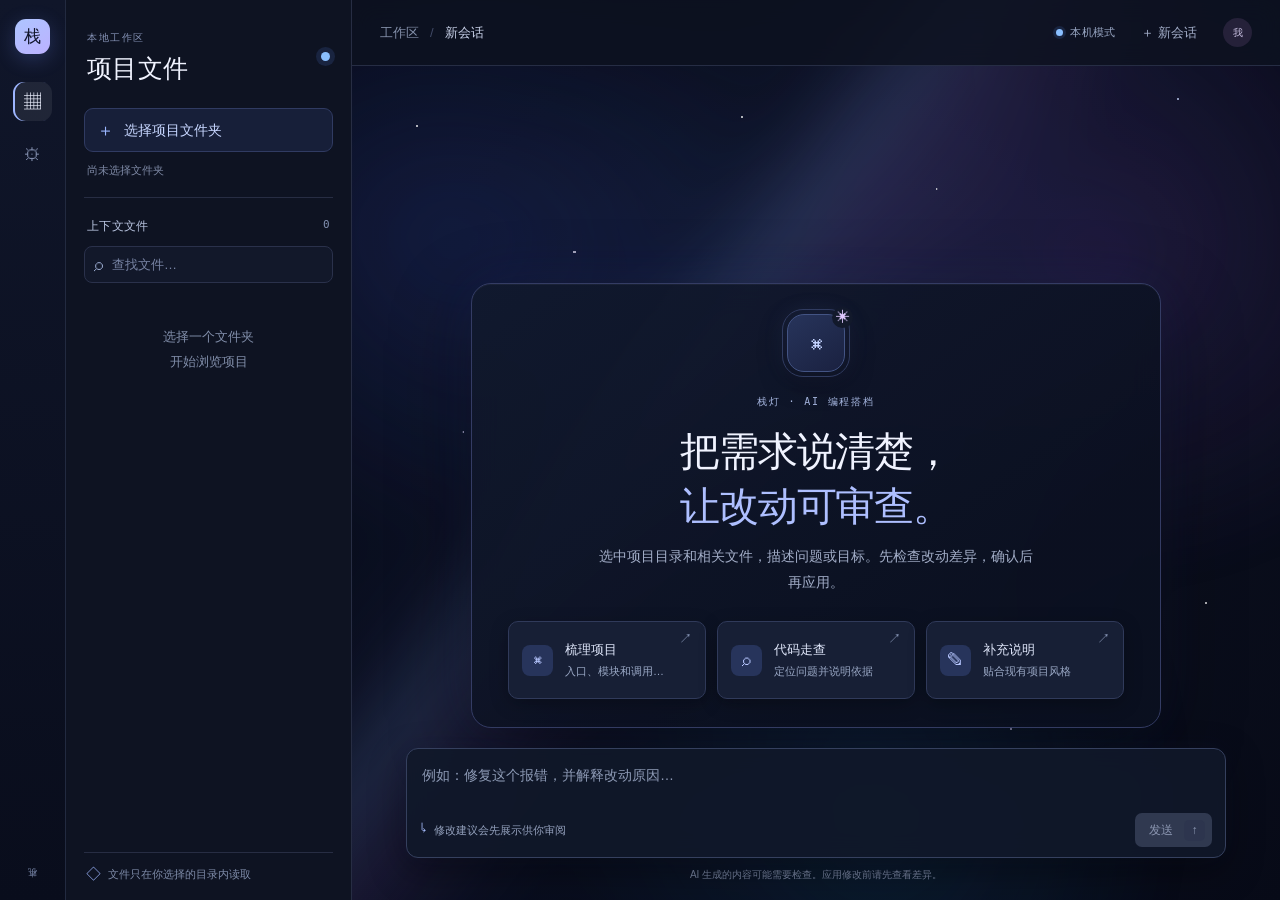
<file: preview.html>
<!doctype html>
<html lang="zh-CN">
<head>
  <meta charset="utf-8"><meta name="viewport" content="width=device-width,initial-scale=1">
  <title>栈灯 · 本地 AI 编程助手</title>
  <link rel="stylesheet" href="static/style.css?v=20261003-6">
</head>
<body>
  <div class="app-shell">
    <aside class="rail">
      <div class="brand-mark">栈</div>
      <button class="rail-icon active" title="工作区">▦</button>
      <button class="rail-icon" title="设置" id="settingsBtn">⚙</button>
      <div class="rail-bottom">本机</div>
    </aside>
    <aside class="sidebar">
      <div class="sidebar-head"><div><span class="eyebrow">本地工作区</span><h1>项目文件</h1></div><span class="status-dot" title="仅在本机运行"></span></div>
      <button class="choose-button" id="chooseFolder"><span>＋</span> 选择项目文件夹</button>
      <div class="workspace-path" id="workspacePath">尚未选择文件夹</div>
      <div class="file-toolbar"><span>上下文文件</span><span id="fileCount">0</span></div>
      <div class="file-search"><span>⌕</span><input id="fileSearch" placeholder="查找文件…"></div>
      <div class="file-list" id="fileList"><div class="empty-files">选择一个文件夹<br>开始浏览项目</div></div>
      <div class="sidebar-foot"><span class="shield">◇</span><span>文件只在你选择的目录内读取</span></div>
    </aside>
    <main class="main">
      <header class="topbar"><div class="crumb"><span>工作区</span><b>/</b><strong id="projectName">新会话</strong></div><div class="top-actions"><span class="local-pill"><i></i> 本机模式</span><button class="quiet-button" id="newChat">＋ 新会话</button><div class="avatar">我</div></div></header>
      <section class="conversation" id="conversation">
        <div class="welcome" id="welcome">
          <div class="welcome-icon"><span>⌘</span><i>✳</i></div>
          <div class="welcome-kicker">栈灯 · AI 编程搭档</div>
          <h2>把需求说清楚，<br><em>让改动可审查。</em></h2>
          <p>选中项目目录和相关文件，描述问题或目标。先检查改动差异，确认后再应用。</p>
          <div class="suggestions">
            <button class="suggestion" data-prompt="先梳理项目结构、启动入口和主要调用链，结论结合文件说明。"><span>⌘</span><div><b>梳理项目</b><small>入口、模块和调用关系</small></div><span class="arrow">↗</span></button>
            <button class="suggestion" data-prompt="检查我选中的文件，优先找可能导致错误或安全问题的点。说明原因，并给出必要的修改。"><span>⌕</span><div><b>代码走查</b><small>定位问题并说明依据</small></div><span class="arrow">↗</span></button>
            <button class="suggestion" data-prompt="为选中的文件补充必要的中文注释或文档，保留项目现有的命名和代码风格。"><span>✎</span><div><b>补充说明</b><small>贴合现有项目风格</small></div><span class="arrow">↗</span></button>
          </div>
        </div>
        <div class="messages" id="messages"></div>
        <div class="composer-wrap">
          <form class="composer" id="chatForm">
            <textarea id="prompt" rows="1" placeholder="例如：修复这个报错，并解释改动原因…" disabled></textarea>
            <div class="composer-bottom"><div class="composer-hint"><span>↳</span> 修改建议会先展示供你审阅</div><button class="send-button" id="sendBtn" type="submit" disabled><span>发送</span><b>↑</b></button></div>
          </form>
          <div class="composer-note">AI 生成的内容可能需要检查。应用修改前请先查看差异。</div>
        </div>
      </section>
    </main>
  </div>
  <div class="toast" id="toast"></div>
  <dialog id="settingsDialog"><form method="dialog"><button class="dialog-close" aria-label="关闭">×</button><div class="dialog-kicker">本机设置</div><h2>用户个人 API</h2><p>填写你自己的模型 API 信息，栈灯会将它保存在本机。</p><label class="setting-label" for="modelApiKey">API 密钥</label><div class="api-key-entry"><input id="modelApiKey" type="password" placeholder="粘贴你的个人 API 密钥"><button type="button">保存设置</button></div><label class="setting-label" for="modelBaseUrl">API 接口地址</label><input id="modelBaseUrl" type="url" placeholder="https://你的模型服务地址/v1"><label class="setting-label" for="modelName">模型名称</label><input id="modelName" type="text" placeholder="填写服务商提供的模型名称"><div class="api-key-status">API 信息不会提交到项目仓库；你勾选的代码会发送给对应的模型服务。</div><div class="setting-row"><span>当前模型</span><code>未配置</code></div><button class="dialog-done">完成</button></form></dialog>

</body>
</html>
</file>
<file: static/style.css>
:root {
  color-scheme: light;
  --ink: #25372e;
  --muted: #87938a;
  --line: #e7e9e2;
  --paper: #fffefa;
  --canvas: #f5f6f1;
  --green: #355e49;
  --green-deep: #234432;
  --green-soft: #edf3ed;
  --orange: #c8895f;
  font-family: "Aptos", "Segoe UI", "Microsoft YaHei UI", sans-serif;
  color: var(--ink);
  font-synthesis: none;
}

* { box-sizing: border-box; }
body { margin: 0; height: 100vh; overflow: hidden; background: var(--canvas); }
button, input, textarea { font: inherit; }
button { -webkit-tap-highlight-color: transparent; }

.app-shell { height: 100vh; display: flex; background: var(--paper); }
.rail {
  width: 66px; flex: 0 0 66px; display: flex; align-items: center; flex-direction: column;
  gap: 14px; padding: 19px 0 15px; color: #dce9de;
  background: linear-gradient(180deg, #294b38 0%, #203f30 100%);
}
.brand-mark {
  width: 35px; height: 35px; display: grid; place-items: center; margin-bottom: 14px;
  color: #274535; background: #e4ecdf; border-radius: 11px; font-size: 17px; font-weight: 750;
  box-shadow: 0 4px 12px #10291e40;
}
.rail-icon {
  width: 39px; height: 39px; border: 0; border-radius: 11px; color: #a9bead;
  background: transparent; font-size: 17px; cursor: pointer; transition: .18s ease;
}
.rail-icon:hover { color: #f4f7f1; background: #ffffff13; }
.rail-icon.active { color: #f2f7ef; background: #ffffff1d; box-shadow: inset 2px 0 #c0d7bc; }
.rail-bottom { margin-top: auto; color: #92ad98; font: 9px Consolas, monospace; letter-spacing: 1.5px; writing-mode: vertical-rl; transform: rotate(180deg); }

.sidebar {
  width: 286px; flex: 0 0 286px; display: flex; flex-direction: column;
  padding: 27px 18px 16px; background: #f9faf6; border-right: 1px solid var(--line);
}
.sidebar-head { display: flex; align-items: center; justify-content: space-between; margin: 0 3px 23px; }
.eyebrow, .welcome-kicker, .dialog-kicker { color: #94a095; font: 9px Consolas, monospace; letter-spacing: 1.4px; }
.sidebar-head h1 { margin: 6px 0 0; color: #2b3d32; font-size: 18px; font-weight: 650; letter-spacing: -.45px; }
.status-dot { width: 9px; height: 9px; border-radius: 50%; background: #79a481; box-shadow: 0 0 0 5px #eaf2e9; }
.choose-button {
  min-height: 41px; padding: 0 12px; border: 1px solid #d8e2d7; border-radius: 9px;
  color: #355b43; background: #f2f6f0; text-align: left; font-size: 12px; font-weight: 600;
  cursor: pointer; transition: .18s ease;
}
.choose-button span { margin-right: 6px; color: #63856a; font-size: 17px; vertical-align: -1px; }
.choose-button:hover { border-color: #b7cbb8; background: #eaf2e9; transform: translateY(-1px); }
.workspace-path {
  min-height: 46px; overflow: hidden; padding: 11px 3px 16px; border-bottom: 1px solid var(--line);
  color: #98a198; font: 10px Consolas, monospace; text-overflow: ellipsis; white-space: nowrap;
}
.file-toolbar { display: flex; justify-content: space-between; padding: 20px 3px 11px; color: #536055; font-size: 10px; font-weight: 700; letter-spacing: .3px; }
.file-toolbar span:last-child { color: #8e9a90; font: 10px Consolas, monospace; }
.file-search {
  height: 34px; display: flex; align-items: center; gap: 7px; padding: 0 9px;
  border: 1px solid #ebeee8; border-radius: 8px; color: #8e9a90; background: #fff;
  transition: .18s ease;
}
.file-search:focus-within { border-color: #bdcfbd; box-shadow: 0 0 0 3px #edf3ed; }
.file-search span { font-size: 18px; }
.file-search input { width: 100%; border: 0; outline: 0; color: var(--ink); background: transparent; font-size: 11px; }
.file-search input::placeholder { color: #aab2aa; }
.file-list { flex: 1; overflow: auto; margin: 9px -6px; padding: 2px 1px; }
.empty-files { padding: 31px 10px; color: #a1aaa1; text-align: center; font-size: 11px; line-height: 1.9; }
.file-row {
  min-height: 32px; display: flex; align-items: center; gap: 8px; padding: 5px 8px;
  border: 1px solid transparent; border-radius: 7px; color: #657066; font-size: 11px;
  cursor: pointer; transition: .14s ease;
}
.file-row:hover { border-color: #edf0e9; background: #fff; }
.file-row.selected { border-color: #e1eade; color: #31523c; background: #edf3ec; }
.file-check { width: 14px; height: 14px; display: grid; flex: 0 0 14px; place-items: center; border: 1px solid #d6ddd4; border-radius: 4px; color: #fff; font-size: 9px; }
.file-row.selected .file-check { border-color: #527b5b; background: #527b5b; }
.file-icon { width: 23px; flex: 0 0 23px; color: #8a998d; font: 9px Consolas, monospace; }
.file-name { overflow: hidden; text-overflow: ellipsis; white-space: nowrap; }
.sidebar-foot { display: flex; align-items: center; gap: 7px; padding: 12px 2px 0; border-top: 1px solid var(--line); color: #929e93; font-size: 9px; }
.shield { color: #69866e; font-size: 15px; }

.main { min-width: 0; flex: 1; display: flex; flex-direction: column; background: radial-gradient(ellipse at 54% 46%, #fbfcf8 0%, #f8f9f5 56%, #f4f6f1 100%); }
.topbar {
  height: 62px; flex: 0 0 62px; display: flex; align-items: center; justify-content: space-between;
  padding: 0 28px; border-bottom: 1px solid #e9ebe5; background: #fffefaad; backdrop-filter: blur(12px);
}
.crumb { display: flex; align-items: center; gap: 11px; color: #98a198; font-size: 11px; }
.crumb b { color: #d1d7cf; font-weight: 400; }
.crumb strong { max-width: 240px; overflow: hidden; color: #435247; font-weight: 600; text-overflow: ellipsis; white-space: nowrap; }
.top-actions { display: flex; align-items: center; gap: 15px; }
.local-pill { display: flex; align-items: center; gap: 7px; color: #728476; font: 9px Consolas, monospace; letter-spacing: .25px; }
.local-pill i { width: 7px; height: 7px; border-radius: 50%; background: #79a481; box-shadow: 0 0 0 3px #edf3ed; }
.quiet-button { padding: 7px 10px; border: 1px solid transparent; border-radius: 7px; color: #68766b; background: transparent; font-size: 11px; cursor: pointer; transition: .16s ease; }
.quiet-button:hover { border-color: #e5e9e1; color: #34553e; background: #fff; }
.avatar { width: 29px; height: 29px; display: grid; place-items: center; border: 1px solid #e8e6dc; border-radius: 50%; color: #716d5b; background: #f3efe4; font-size: 10px; }

.conversation { position: relative; min-height: 0; flex: 1; display: flex; flex-direction: column; }
.welcome { width: min(550px, calc(100% - 40px)); margin: auto auto 24px; text-align: center; transition: opacity .2s; }
.welcome-icon {
  position: relative; width: 54px; height: 54px; display: grid; place-items: center; margin: 0 auto 23px;
  border: 1px solid #e1e9df; border-radius: 17px; color: #3e684b; background: linear-gradient(145deg, #f3f7f0, #e9f0e7);
  box-shadow: 0 8px 22px #3c594213; font-size: 22px;
}
.welcome-icon::before { position: absolute; inset: -6px; border: 1px solid #edf1e9; border-radius: 21px; content: ""; }
.welcome-icon i { position: absolute; top: -8px; right: -9px; width: 21px; height: 21px; border-radius: 50%; color: var(--orange); background: #fffefa; font-size: 14px; font-style: normal; line-height: 21px; }
.welcome-kicker { color: #819082; font-size: 9px; letter-spacing: 1.7px; }
.welcome h2 { margin: 15px 0 10px; color: #293a30; font-size: 34px; font-weight: 600; letter-spacing: -1.2px; line-height: 1.42; }
.welcome h2 em { color: #5e8065; font-style: normal; }
.welcome p { max-width: 390px; margin: 0 auto; color: #879288; font-size: 11px; line-height: 1.9; }
.suggestions { display: grid; grid-template-columns: repeat(3, 1fr); gap: 10px; margin-top: 30px; }
.suggestion {
  min-width: 0; height: 74px; display: flex; align-items: center; gap: 10px; padding: 0 11px;
  border: 1px solid #e7eae3; border-radius: 10px; color: #718274; background: #fffefa;
  text-align: left; cursor: pointer; box-shadow: 0 3px 10px #283b2805; transition: .18s ease;
}
.suggestion:hover { border-color: #cad8c9; background: #fff; box-shadow: 0 6px 16px #283b280d; transform: translateY(-2px); }
.suggestion > span:first-child { width: 27px; height: 27px; display: grid; flex: 0 0 27px; place-items: center; border-radius: 8px; color: #5c7d62; background: #eef3ec; font-size: 15px; }
.suggestion div { min-width: 0; display: flex; flex-direction: column; gap: 5px; }
.suggestion b { overflow: hidden; color: #435247; font-size: 10px; font-weight: 650; text-overflow: ellipsis; white-space: nowrap; }
.suggestion small { overflow: hidden; color: #9aa49a; font-size: 9px; text-overflow: ellipsis; white-space: nowrap; }
.suggestion .arrow { align-self: flex-start; margin-left: auto; padding-top: 8px; color: #b1b9ae; font-size: 11px; }

.composer-wrap { width: min(750px, calc(100% - 54px)); margin: 0 auto 20px; }
.composer { padding: 12px 13px 10px; border: 1px solid #dfe5dc; border-radius: 12px; background: #fffefa; box-shadow: 0 8px 26px #25392b0b; transition: .18s ease; }
.composer:focus-within { border-color: #aec5b0; box-shadow: 0 0 0 3px #eaf1e9, 0 8px 26px #25392b0b; }
.composer textarea { width: 100%; min-height: 48px; max-height: 130px; resize: none; border: 0; outline: 0; color: #354238; background: transparent; font-size: 12px; line-height: 1.75; }
.composer textarea::placeholder { color: #a5ada4; }
.composer-bottom { display: flex; align-items: center; justify-content: space-between; }
.composer-hint { color: #9da69d; font-size: 9px; }
.composer-hint span { margin-right: 4px; color: #67866d; font-size: 13px; }
.send-button { height: 30px; display: flex; align-items: center; gap: 10px; padding: 0 7px 0 12px; border: 0; border-radius: 7px; color: #fff; background: #426a4d; font-size: 10px; cursor: pointer; transition: .16s ease; }
.send-button:hover:not(:disabled) { background: #31583e; box-shadow: 0 3px 9px #355e4933; }
.send-button:disabled { background: #c9d1c8; cursor: not-allowed; }
.send-button b { width: 19px; height: 19px; display: grid; place-items: center; border-radius: 5px; background: #ffffff24; font-size: 12px; }
.composer-note { margin-top: 10px; color: #a7afa6; text-align: center; font-size: 9px; }

.messages { display: none; flex: 1; overflow: auto; padding: 35px max(27px, calc((100% - 750px) / 2)) 15px; }
.messages.active { display: block; }
.message { margin-bottom: 21px; }
.user-message { width: max-content; max-width: 85%; margin-left: auto; padding: 11px 15px; border: 1px solid #e1e9df; border-radius: 12px 12px 4px 12px; color: #354c3b; background: #eef4ec; font-size: 12px; line-height: 1.75; white-space: pre-wrap; }
.assistant-message { color: #4c594f; font-size: 12px; line-height: 1.85; white-space: pre-wrap; }
.assistant-label { margin-bottom: 7px; color: #788d7b; font: 9px Consolas, monospace; letter-spacing: .6px; }
.edit-card { overflow: hidden; margin: 12px 0 15px; border: 1px solid #e1e7df; border-radius: 10px; background: #fffefa; box-shadow: 0 4px 14px #243b2608; }
.edit-head { height: 41px; display: flex; align-items: center; gap: 8px; padding: 0 12px; border-bottom: 1px solid #eaede7; color: #4c594e; background: #f9faf6; font-size: 10px; }
.edit-head small { margin-left: auto; color: #9ba69b; font-size: 9px; }
.diff { max-height: 270px; overflow: auto; margin: 0; padding: 12px 14px; color: #6b766b; background: #fdfefb; font: 10px/1.75 Consolas, monospace; white-space: pre-wrap; }
.diff .plus { color: #37804a; }
.diff .minus { color: #b85f54; }
.edit-actions { display: flex; justify-content: flex-end; gap: 8px; padding: 10px 11px; border-top: 1px solid #eef0eb; }
.edit-actions button { padding: 7px 11px; border: 1px solid #e0e5dd; border-radius: 6px; color: #667268; background: #fff; font-size: 10px; cursor: pointer; transition: .15s ease; }
.edit-actions button:hover { border-color: #c9d6c7; background: #f8faf6; }
.edit-actions .apply { border-color: #426a4d; color: #fff; background: #426a4d; }
.edit-actions .apply:hover { border-color: #31583e; background: #31583e; }
.toast { position: fixed; z-index: 4; bottom: 23px; left: 50%; padding: 10px 15px; border: 1px solid #3c5843; border-radius: 8px; color: #fff; background: #2c4534; box-shadow: 0 8px 24px #17261b30; font-size: 11px; opacity: 0; pointer-events: none; transform: translate(-50%, 12px); transition: .2s ease; }
.toast.show { opacity: 1; transform: translate(-50%, 0); }

dialog { width: min(390px, calc(100% - 32px)); padding: 0; border: 1px solid #e5e9e1; border-radius: 14px; color: var(--ink); background: #fffefa; box-shadow: 0 24px 80px #17261b30; }
dialog::backdrop { background: #17261b66; backdrop-filter: blur(3px); }
dialog form { padding: 25px; }
.dialog-close { float: right; border: 0; color: #929c92; background: none; font-size: 21px; cursor: pointer; }
.dialog-kicker { margin-top: 4px; }
.dialog h2 { margin: 9px 0 7px; color: #304235; font-size: 21px; }
.dialog p { margin: 0 0 19px; color: #879287; font-size: 11px; line-height: 1.8; }
.setting-row { display: flex; align-items: center; justify-content: space-between; padding: 12px 0; border-top: 1px solid var(--line); font-size: 11px; }
.setting-row code { padding: 5px 7px; border-radius: 5px; color: #4b7053; background: #eef4ed; font: 10px Consolas, monospace; }
.setting-label { display: block; margin: 15px 0 7px; color: #536055; font-size: 11px; font-weight: 600; }
.api-key-entry { display: flex; gap: 7px; }
.api-key-entry input { width: 0; min-width: 0; flex: 1; height: 37px; padding: 0 10px; border: 1px solid #dce3da; border-radius: 7px; outline: 0; color: #354238; background: #fff; font-size: 11px; }
.model-setting-input { display: block; width: 100%; height: 37px; padding: 0 10px; border: 1px solid #dce3da; border-radius: 7px; outline: 0; color: #354238; background: #fff; font-size: 11px; }
.model-setting-input:focus { border-color: #91aa94; box-shadow: 0 0 0 3px #edf3ed; }
.api-key-entry input:focus { border-color: #91aa94; box-shadow: 0 0 0 3px #edf3ed; }
.api-key-entry button { padding: 0 13px; border: 0; border-radius: 7px; color: #fff; background: #426a4d; font-size: 11px; cursor: pointer; }
.api-key-entry button:disabled { opacity: .55; cursor: wait; }
.api-key-status { min-height: 17px; margin-top: 7px; color: #839084; font-size: 10px; }
.dialog-tip { margin-top: 8px; padding: 11px; border-radius: 7px; color: #859084; background: #f5f7f2; font-size: 10px; line-height: 1.7; }
.dialog-done { float: right; margin-top: 17px; padding: 8px 17px; border: 0; border-radius: 7px; color: #fff; background: #426a4d; font-size: 11px; cursor: pointer; }

@media (max-width: 850px) {
  .sidebar { width: 240px; flex-basis: 240px; padding-right: 14px; padding-left: 14px; }
  .topbar { padding: 0 17px; }
  .suggestions { grid-template-columns: 1fr; gap: 7px; margin-top: 22px; }
  .suggestion { height: 55px; }
  .suggestion .arrow { padding-top: 4px; }
  .welcome { margin: auto auto 18px; }
  .welcome h2 { font-size: 29px; }
}
@media (max-width: 620px) {
  .rail { width: 51px; flex-basis: 51px; }
  .sidebar { width: 205px; flex-basis: 205px; }
  .topbar { height: 54px; flex-basis: 54px; padding: 0 12px; }
  .local-pill { display: none; }
  .composer-wrap { width: calc(100% - 24px); }
  .welcome { padding: 18px 0; }
  .welcome h2 { font-size: 27px; }
  .welcome p { max-width: 290px; }
  .messages { padding-right: 14px; padding-left: 14px; }
}
@media (max-width: 480px) {
  .sidebar { display: none; }
  .rail { width: 48px; flex-basis: 48px; }
  .welcome h2 { font-size: 25px; }
  .crumb { gap: 7px; font-size: 10px; }
  .crumb strong { max-width: 120px; }
  .top-actions { gap: 7px; }
  .quiet-button { padding: 6px; font-size: 10px; }
}

/* Dark graphite theme: dense, calm, and built around the code workspace. */
:root {
  --ink: #e5ebe6;
  --muted: #96a39a;
  --line: #28332d;
  --paper: #111613;
  --canvas: #0a0d0b;
  --green: #88b48d;
  --green-deep: #203a2a;
  --green-soft: #1b2b20;
  --orange: #d7a477;
  color: var(--ink);
  color-scheme: dark;
}
body { background: #080b09; }
.app-shell { background: #101512; border-color: #202923; }
.rail { color: #d8e8d9; background: linear-gradient(180deg, #131b16, #0c120f); border-right: 1px solid #243028; }
.brand-mark { color: #102016; background: #9bc79c; box-shadow: 0 5px 18px #7eb18a30; }
.rail-icon { color: #82968a; }
.rail-icon:hover { color: #e2f1e3; background: #ffffff0c; }
.rail-icon.active { color: #e8f2e8; background: #ffffff10; box-shadow: inset 2px 0 #92bd96; }
.rail-bottom { color: #64776a; }
.sidebar { background: #111714; border-color: #27322c; }
.eyebrow, .welcome-kicker, .dialog-kicker { color: #7f9585; }
.sidebar-head h1 { color: #e1e9e2; }
.status-dot { background: #7ec18b; box-shadow: 0 0 0 5px #1d2a21; }
.choose-button { color: #c0dbc2; background: #1a271e; border-color: #34483a; }
.choose-button span { color: #91bb96; }
.choose-button:hover { background: #223328; border-color: #52745a; }
.workspace-path { color: #7d8c80; border-color: #28332d; }
.file-toolbar { color: #b6c4b8; }
.file-toolbar span:last-child { color: #7e9182; }
.file-search { color: #8ea092; background: #151d18; border-color: #28342c; }
.file-search:focus-within { border-color: #58795e; box-shadow: 0 0 0 3px #1b2a20; }
.file-search input { color: #dbe5dc; }
.file-search input::placeholder { color: #738176; }
.file-row { color: #a5b1a7; }
.file-row:hover { background: #18211b; border-color: #26342b; }
.file-row.selected { color: #cee4d0; background: #1b2b20; border-color: #304936; }
.file-check { border-color: #405044; }
.file-row.selected .file-check { background: #668d6b; border-color: #668d6b; }
.file-icon { color: #85998a; }
.empty-files { color: #7d8b80; }
.sidebar-foot { color: #79887d; border-color: #28332d; }
.shield { color: #89ae8e; }
.main {
  position: relative;
  background-color: #0b0f0c;
  background-image:
    radial-gradient(ellipse at 53% 39%, #1b2c20 0%, #121a15 34%, transparent 72%),
    linear-gradient(#18211b24 1px, transparent 1px),
    linear-gradient(90deg, #18211b24 1px, transparent 1px);
  background-size: auto, 42px 42px, 42px 42px;
}
.topbar { border-color: #26312a; background: #111713e8; }
.crumb { color: #829085; }
.crumb b { color: #435047; }
.crumb strong { color: #c6d2c8; }
.local-pill { color: #9aac9d; }
.local-pill i { background: #7eb389; box-shadow: 0 0 0 3px #1b2a20; }
.quiet-button { color: #a2afa4; }
.quiet-button:hover { color: #d6e5d8; background: #1b241e; border-color: #2e3b32; }
.avatar { color: #c1b99f; background: #28251d; border-color: #3c382b; }
.welcome {
  width: min(660px, calc(100% - 48px));
  margin: auto auto 20px;
  padding: 30px 36px 28px;
  border: 1px solid #29382d;
  border-radius: 20px;
  background: linear-gradient(145deg, #151e18f2, #111713f2 72%);
  box-shadow: 0 24px 70px #00000035, inset 0 1px #ffffff08;
}
.welcome-icon { color: #a2cba4; background: linear-gradient(145deg, #263b2b, #19271d); border-color: #3b5740; box-shadow: 0 9px 26px #0004; }
.welcome-icon::before { border-color: #28382c; }
.welcome-icon i { background: #151e18; color: #ddb184; }
.welcome-kicker { color: #94ad99; }
.welcome h2 { color: #edf4ed; }
.welcome h2 em { color: #9bc69e; }
.welcome p { color: #9aa99c; }
.suggestions { gap: 11px; margin-top: 25px; }
.suggestion { height: 70px; color: #a4b4a6; background: #18211b; border-color: #2b392f; box-shadow: 0 5px 18px #0002; }
.suggestion:hover { background: #1e2b21; border-color: #4a684f; box-shadow: 0 9px 22px #0003; }
.suggestion > span:first-child { color: #a6c9a8; background: #26392a; }
.suggestion b { color: #d7e2d8; }
.suggestion small { color: #91a094; }
.suggestion .arrow { color: #728478; }
.composer-wrap { width: min(820px, calc(100% - 48px)); margin-bottom: 18px; }
.composer { background: #141b16; border-color: #303c33; box-shadow: 0 12px 34px #0004; }
.composer:focus-within { border-color: #6a9270; box-shadow: 0 0 0 3px #1a2a1e, 0 12px 34px #0004; }
.composer textarea { color: #e0e9e1; }
.composer textarea::placeholder { color: #819084; }
.composer-hint { color: #859389; }
.composer-hint span { color: #91b897; }
.send-button { color: #102016; background: #91bd96; }
.send-button:hover:not(:disabled) { background: #a4cda8; box-shadow: 0 4px 14px #80b38930; }
.send-button:disabled { color: #8d9990; background: #303a32; }
.send-button b { background: #19301f30; }
.composer-note { color: #707d73; }
.messages { scrollbar-color: #38463b transparent; }
.user-message { color: #d4e6d6; background: #1d2b20; border-color: #314637; }
.assistant-message { color: #c0ccc2; }
.assistant-label { color: #91ae96; }
.edit-card { background: #121914; border-color: #2d3a30; box-shadow: 0 8px 24px #0003; }
.edit-head { color: #c5d1c7; background: #18211b; border-color: #2b382e; }
.edit-head small { color: #829185; }
.diff { color: #aebbb0; background: #0f1511; }
.diff .plus { color: #91d19a; }
.diff .minus { color: #e18b7e; }
.edit-actions { background: #141b16; border-color: #29352c; }
.edit-actions button { color: #aab7ac; background: #19221b; border-color: #354238; }
.edit-actions button:hover { color: #e1ece2; background: #202c23; border-color: #526b56; }
.edit-actions .apply { color: #102016; background: #83b18a; border-color: #83b18a; }
.edit-actions .apply:hover { color: #0c180f; background: #9ac79e; border-color: #9ac79e; }
.toast { color: #e8f1e9; background: #263c2b; border-color: #426248; }
dialog { color: #dfe8e0; background: #141b16; border-color: #344137; }
.dialog-close { color: #9aa89c; }
.dialog h2 { color: #e4ece5; }
.dialog p { color: #9aa89c; }
.setting-row { border-color: #2b372e; }
.setting-row code { color: #acd0af; background: #203024; }
.dialog-tip { color: #a1aea3; background: #1b241d; }
.dialog-done { color: #112017; background: #8fba94; }

@media (max-width: 850px) {
  .welcome { padding: 25px 24px 23px; }
}
@media (max-width: 620px) {
  .welcome { width: calc(100% - 24px); padding: 22px 16px 19px; border-radius: 15px; }
  .welcome-icon { margin-bottom: 19px; }
  .suggestions { margin-top: 19px; }
  .composer-wrap { width: calc(100% - 22px); }
}

/* Midnight galaxy: a local, lightweight animated nebula and star field. */
:root {
  --ink: #e8edfa;
  --muted: #929db5;
  --line: #272d43;
  --paper: #101426;
  --canvas: #070a17;
  --green: #9db5ff;
  --green-deep: #29356b;
  --green-soft: #1b2345;
  --orange: #d2b4ff;
  color: var(--ink);
  color-scheme: dark;
}
body { background: #050712; }
.app-shell { background: #0d1120; border-color: #20263b; }
.rail { color: #dce5ff; background: linear-gradient(180deg, #10162a, #090d1c); border-color: #222a40; }
.brand-mark { color: #10152b; background: linear-gradient(145deg, #adc5ff, #bcb1ff); box-shadow: 0 5px 20px #728dff3d; }
.rail-icon { color: #8591b1; }
.rail-icon:hover { color: #edf1ff; background: #ffffff0d; }
.rail-icon.active { color: #edf1ff; background: #ffffff12; box-shadow: inset 2px 0 #9db5ff; }
.rail-bottom { color: #667291; }
.sidebar { background: #0e1322; border-color: #272d43; }
.eyebrow, .welcome-kicker, .dialog-kicker { color: #8592b5; }
.sidebar-head h1 { color: #e2e8fa; }
.status-dot { background: #8abfff; box-shadow: 0 0 0 5px #192440; }
.choose-button { color: #c7d6ff; background: #171f39; border-color: #303b62; }
.choose-button span { color: #9bb6ff; }
.choose-button:hover { background: #202b4d; border-color: #536ba7; }
.workspace-path { color: #7e89a5; border-color: #272d43; }
.file-toolbar { color: #b9c4e0; }
.file-toolbar span:last-child { color: #8290b0; }
.file-search { color: #92a1c5; background: #12182a; border-color: #2a314b; }
.file-search:focus-within { border-color: #607bc1; box-shadow: 0 0 0 3px #20294b; }
.file-search input { color: #e0e7fb; }
.file-search input::placeholder { color: #7783a3; }
.file-row { color: #aab4cf; }
.file-row:hover { background: #171e33; border-color: #29324e; }
.file-row.selected { color: #d8e1ff; background: #20284a; border-color: #394a7c; }
.file-check { border-color: #465174; }
.file-row.selected .file-check { background: #718ddc; border-color: #718ddc; }
.file-icon { color: #8997ba; }
.empty-files { color: #818eaa; }
.sidebar-foot { color: #7e8ba8; border-color: #272d43; }
.shield { color: #9eb7ff; }

.main {
  position: relative;
  overflow: hidden;
  isolation: isolate;
  background: #070a17;
  background-image: radial-gradient(ellipse at 50% 45%, #111a31 0%, #0a0e1c 58%, #070a17 100%);
}
.main::before {
  content: "";
  position: absolute;
  z-index: 0;
  inset: -24%;
  pointer-events: none;
  opacity: .82;
  background:
    radial-gradient(ellipse at 25% 34%, #3047a94d 0%, transparent 24%),
    radial-gradient(ellipse at 72% 36%, #6741a744 0%, transparent 27%),
    radial-gradient(ellipse at 56% 75%, #17679b38 0%, transparent 28%),
    linear-gradient(128deg, transparent 27%, #293b8b16 39%, #84a7ff3a 43%, #9378e828 46%, #293b8b12 52%, transparent 64%);
  filter: blur(24px);
  transform: translate3d(-1.5%, 0, 0) scale(1.02);
  animation: galaxy-drift 54s ease-in-out infinite alternate;
  will-change: transform;
}
.main::after {
  content: "";
  position: absolute;
  z-index: 0;
  inset: 0;
  pointer-events: none;
  opacity: .68;
  background-image:
    radial-gradient(1px 1px at 7% 14%, #fff 98%, transparent),
    radial-gradient(1px 1px at 17% 71%, #c9d7ff 98%, transparent),
    radial-gradient(1.5px 1.5px at 24% 28%, #f1eaff 98%, transparent),
    radial-gradient(1px 1px at 34% 86%, #d9e7ff 98%, transparent),
    radial-gradient(1px 1px at 42% 13%, #fff 98%, transparent),
    radial-gradient(1.5px 1.5px at 52% 62%, #c5d6ff 98%, transparent),
    radial-gradient(1px 1px at 63% 21%, #fff 98%, transparent),
    radial-gradient(1px 1px at 71% 81%, #e0d6ff 98%, transparent),
    radial-gradient(1.5px 1.5px at 83% 37%, #d8e6ff 98%, transparent),
    radial-gradient(1px 1px at 92% 67%, #fff 98%, transparent),
    radial-gradient(1px 1px at 89% 11%, #cad9ff 98%, transparent),
    radial-gradient(1px 1px at 12% 48%, #ded6ff 98%, transparent);
  animation: star-shimmer 7s ease-in-out infinite alternate;
}
.topbar, .conversation { position: relative; z-index: 1; }
.topbar { border-color: #262d44; background: #0d1220d9; }
.crumb { color: #8490aa; }
.crumb b { color: #424b68; }
.crumb strong { color: #c8d1e8; }
.local-pill { color: #9aa8c5; }
.local-pill i { background: #8abfff; box-shadow: 0 0 0 3px #192440; }
.quiet-button { color: #a4afca; }
.quiet-button:hover { color: #e3eaff; background: #1a2138; border-color: #343d5c; }
.avatar { color: #c9c0e2; background: #252139; border-color: #3a3655; }

.welcome {
  width: min(690px, calc(100% - 48px));
  border-color: #343c64;
  background: linear-gradient(145deg, #11192de8, #0b1020e8 72%);
  box-shadow: 0 24px 80px #0007, 0 0 55px #596fe51a, inset 0 1px #ffffff0b;
  backdrop-filter: blur(14px);
}
.welcome-icon { color: #c2d2ff; background: linear-gradient(145deg, #27345b, #1a2140); border-color: #435484; box-shadow: 0 9px 28px #0006, 0 0 24px #8095ff25; }
.welcome-icon::before { border-color: #303b60; }
.welcome-icon i { color: #dfc8ff; background: #12192b; }
.welcome-kicker { color: #a4b4dd; }
.welcome h2 { color: #f0f3ff; }
.welcome h2 em { color: #aebfff; }
.welcome p { color: #a3aec8; }
.suggestion { color: #aab7d4; background: #171f35; border-color: #303a5a; box-shadow: 0 5px 18px #0004; }
.suggestion:hover { background: #202a48; border-color: #596ca3; box-shadow: 0 9px 25px #0005, 0 0 23px #7289e91a; }
.suggestion > span:first-child { color: #b7c7ff; background: #27345b; }
.suggestion b { color: #e0e7fb; }
.suggestion small { color: #9aa8c5; }
.suggestion .arrow { color: #8a98b9; }
.composer { background: #11182aeb; border-color: #35405e; box-shadow: 0 12px 36px #0006, 0 0 26px #6175d110; backdrop-filter: blur(12px); }
.composer:focus-within { border-color: #718bd0; box-shadow: 0 0 0 3px #1c2747, 0 12px 36px #0006; }
.composer textarea { color: #e6ebfb; }
.composer textarea::placeholder { color: #8d9ab5; }
.composer-hint { color: #94a1bd; }
.composer-hint span { color: #a8beff; }
.send-button { color: #11172c; background: linear-gradient(135deg, #a9c3ff, #bbb2ff); }
.send-button:hover:not(:disabled) { color: #0c1125; background: linear-gradient(135deg, #c0d2ff, #d0c4ff); box-shadow: 0 4px 16px #9aabff50; }
.send-button:disabled { color: #8c97b2; background: #303950; }
.send-button b { background: #252e4a45; }
.composer-note { color: #77839f; }
.messages { scrollbar-color: #424d6a transparent; }
.user-message { color: #e0e7ff; background: #20294a; border-color: #3b4a7b; }
.assistant-message { color: #c7d0e8; }
.assistant-label { color: #a5b8f2; }
.edit-card { background: #101626; border-color: #323c5b; box-shadow: 0 8px 24px #0005; }
.edit-head { color: #d0d8ef; background: #171f33; border-color: #2b3552; }
.edit-head small { color: #939fba; }
.diff { color: #b3bfdc; background: #0b1020; }
.diff .plus { color: #8edaff; }
.diff .minus { color: #ff9aa9; }
.edit-actions { background: #121929; border-color: #29334e; }
.edit-actions button { color: #b2bfdc; background: #1a2238; border-color: #3b4667; }
.edit-actions button:hover { color: #edf1ff; background: #242e4d; border-color: #697caf; }
.edit-actions .apply { color: #10172c; background: #9fb9ff; border-color: #9fb9ff; }
.edit-actions .apply:hover { color: #0b1125; background: #bfd0ff; border-color: #bfd0ff; }
.toast { color: #edf1ff; background: #222d50; border-color: #435888; box-shadow: 0 8px 26px #0006; }
dialog { color: #e4e9fa; background: #12192a; border-color: #394362; box-shadow: 0 24px 80px #0009; }
dialog::backdrop { background: #02040bb3; }
.dialog-close { color: #9da9c4; }
.dialog h2 { color: #ebefff; }
.dialog p { color: #a2aec8; }
.setting-row { border-color: #2c3651; }
.setting-row code { color: #c2d0ff; background: #222d4d; }
.setting-label { color: #c1cbe0; }
.api-key-entry input { border-color: #333e5a; color: #e5eafa; background: #11182b; }
.model-setting-input { border-color: #333e5a; color: #e5eafa; background: #11182b; }
.model-setting-input:focus { border-color: #8298d1; box-shadow: 0 0 0 3px #263253; }
.api-key-entry input:focus { border-color: #8298d1; box-shadow: 0 0 0 3px #263253; }
.api-key-entry button { color: #12182d; background: #a9c0ff; }
.api-key-status { color: #a9b4ce; }
.dialog-tip { color: #a9b4ce; background: #1a2237; }
.dialog-done { color: #12182d; background: #a9c0ff; }

@keyframes galaxy-drift {
  0% { transform: translate3d(-1.5%, -1%, 0) scale(1.02) rotate(-1deg); }
  50% { transform: translate3d(1.2%, 1%, 0) scale(1.06) rotate(1deg); }
  100% { transform: translate3d(-.6%, 1.5%, 0) scale(1.03) rotate(-.5deg); }
}
@keyframes star-shimmer {
  from { opacity: .42; }
  to { opacity: .82; }
}
@media (max-width: 850px) {
  .welcome { background: #11192df0; }
}
@media (prefers-reduced-motion: reduce) {
  .main::before, .main::after { animation: none; }
}

/* Larger type, a clear Stacklight identity, and small orbital illustrations. */
.sidebar-head h1 { margin-top: 7px; color: #f0f3ff; font-size: 25px; letter-spacing: .4px; }
.brand-subtitle { margin-top: 3px; color: #a8b4d0; font-size: 13px; }
.eyebrow { font-size: 10px; letter-spacing: 1.5px; }
.choose-button { min-height: 44px; font-size: 14px; }
.workspace-path { font-size: 11px; }
.file-toolbar { font-size: 12px; }
.file-toolbar span:last-child { font-size: 11px; }
.file-search { height: 37px; }
.file-search input { font-size: 13px; }
.empty-files { font-size: 13px; }
.file-row { min-height: 35px; font-size: 13px; }
.file-icon { font-size: 10px; }
.sidebar-foot { font-size: 11px; }
.topbar { height: 66px; flex-basis: 66px; }
.crumb { font-size: 13px; }
.local-pill { font-size: 11px; }
.quiet-button { font-size: 13px; }
.welcome { position: relative; overflow: hidden; }
.welcome > :not(.cosmic-decoration) { position: relative; z-index: 1; }
.welcome-icon { width: 58px; height: 58px; font-size: 24px; }
.welcome-kicker { font-size: 10px; letter-spacing: 1.8px; }
.welcome h2 { font-size: 40px; line-height: 1.38; }
.welcome h2 strong { color: #dbe5ff; font-weight: 750; text-shadow: 0 0 24px #a9c3ff54; }
.welcome p { max-width: 440px; font-size: 14px; line-height: 1.85; }
.suggestion { height: 78px; gap: 12px; padding: 0 13px; }
.suggestion > span:first-child { width: 31px; height: 31px; flex-basis: 31px; font-size: 17px; }
.suggestion b { font-size: 13px; }
.suggestion small { font-size: 11px; }
.suggestion .arrow { font-size: 13px; }
.composer textarea { font-size: 14px; }
.composer-hint { font-size: 11px; }
.send-button { height: 34px; gap: 11px; padding-left: 14px; font-size: 12px; }
.send-button b { width: 21px; height: 21px; }
.composer-note { font-size: 10px; }
.user-message, .assistant-message { font-size: 14px; line-height: 1.85; }
.assistant-label { font-size: 10px; }
.edit-head { height: 44px; font-size: 12px; }
.edit-head small { font-size: 11px; }
.diff { font-size: 11px; }
.edit-actions button { padding: 8px 12px; font-size: 12px; }
.toast { font-size: 13px; }
.dialog h2 { font-size: 23px; }
.dialog p, .setting-row { font-size: 13px; }
.setting-row code { font-size: 11px; }
.dialog-tip { font-size: 12px; }
.dialog-done { font-size: 12px; }

.cosmic-decoration { position: absolute; z-index: 0; pointer-events: none; filter: drop-shadow(0 0 16px #91baff45); }
.cosmic-decoration svg { display: block; width: 100%; height: auto; overflow: visible; }
.ship-decoration { top: 28px; right: 25px; width: 104px; animation: float-ship 9s ease-in-out infinite; }
.bottle-decoration { top: 24px; left: 27px; width: 54px; animation: float-bottle 11s ease-in-out infinite; }
@keyframes float-ship {
  0%, 100% { transform: translate3d(0, 0, 0) rotate(-2deg); }
  50% { transform: translate3d(-5px, -8px, 0) rotate(2deg); }
}
@keyframes float-bottle {
  0%, 100% { transform: translate3d(0, 0, 0) rotate(3deg); }
  50% { transform: translate3d(4px, -7px, 0) rotate(-3deg); }
}
@media (max-width: 850px) {
  .welcome h2 { font-size: 35px; }
  .ship-decoration { width: 82px; right: 16px; }
  .bottle-decoration { width: 45px; left: 16px; }
}
@media (max-width: 620px) {
  .topbar { height: 56px; flex-basis: 56px; }
  .welcome h2 { font-size: 31px; }
  .welcome p { font-size: 13px; }
  .suggestion b { font-size: 12px; }
  .ship-decoration { width: 65px; top: 14px; right: 10px; opacity: .5; }
  .bottle-decoration { width: 37px; top: 12px; left: 10px; opacity: .5; }
}
@media (max-width: 480px) {
  .sidebar-head h1 { font-size: 23px; }
  .crumb { font-size: 11px; }
  .quiet-button { font-size: 11px; }
  .ship-decoration, .bottle-decoration { opacity: .23; }
}
@media (prefers-reduced-motion: reduce) {
  .ship-decoration, .bottle-decoration { animation: none; }
}
/* Public-account gate and cloud workspace controls */
[hidden] { display: none !important; }
.auth-gate {
  position: fixed; inset: 0; z-index: 1000; display: grid; place-items: center;
  padding: 24px; background: radial-gradient(ellipse at 50% 35%, rgba(53,87,158,.28), transparent 60%), rgba(2,7,20,.91);
  backdrop-filter: blur(18px);
}
.auth-card {
  width: min(100%, 430px); padding: 38px; border: 1px solid rgba(164,190,255,.19); border-radius: 24px;
  background: linear-gradient(155deg, rgba(20,34,67,.97), rgba(8,16,36,.98));
  box-shadow: 0 32px 100px rgba(0,0,0,.55), 0 0 70px rgba(91,137,255,.1);
}
.auth-card h2 { margin: 8px 0 8px; color: #f2f6ff; font-size: 30px; }
.auth-card p { margin: 0 0 24px; color: #aab9d8; line-height: 1.7; }
.auth-card label { display: block; margin: 15px 0 7px; color: #dce7ff; font-size: 14px; }
.auth-card input {
  box-sizing: border-box; width: 100%; padding: 13px 14px; border: 1px solid rgba(158,184,240,.23);
  border-radius: 12px; outline: 0; background: rgba(3,10,27,.72); color: #f2f6ff; font: inherit;
}
.auth-card input:focus { border-color: #87a9ff; box-shadow: 0 0 0 3px rgba(112,151,255,.14); }
.auth-submit { width: 100%; justify-content: center; margin-top: 20px; }
.auth-register { width: 100%; margin-top: 10px; padding: 11px; border: 0; background: transparent; color: #b9cbf5; cursor: pointer; font: inherit; }
.auth-register:hover { color: #fff; }
.auth-card small { display: block; margin-top: 18px; color: #8091b4; line-height: 1.6; }
.auth-error { min-height: 20px; margin-top: 10px; color: #ffb7c0; font-size: 13px; line-height: 1.5; }
.avatar { border: 0; cursor: pointer; }
.choose-button:disabled { cursor: wait; opacity: .72; }
@media (max-width: 520px) { .auth-card { padding: 28px 22px; } }
</file>
